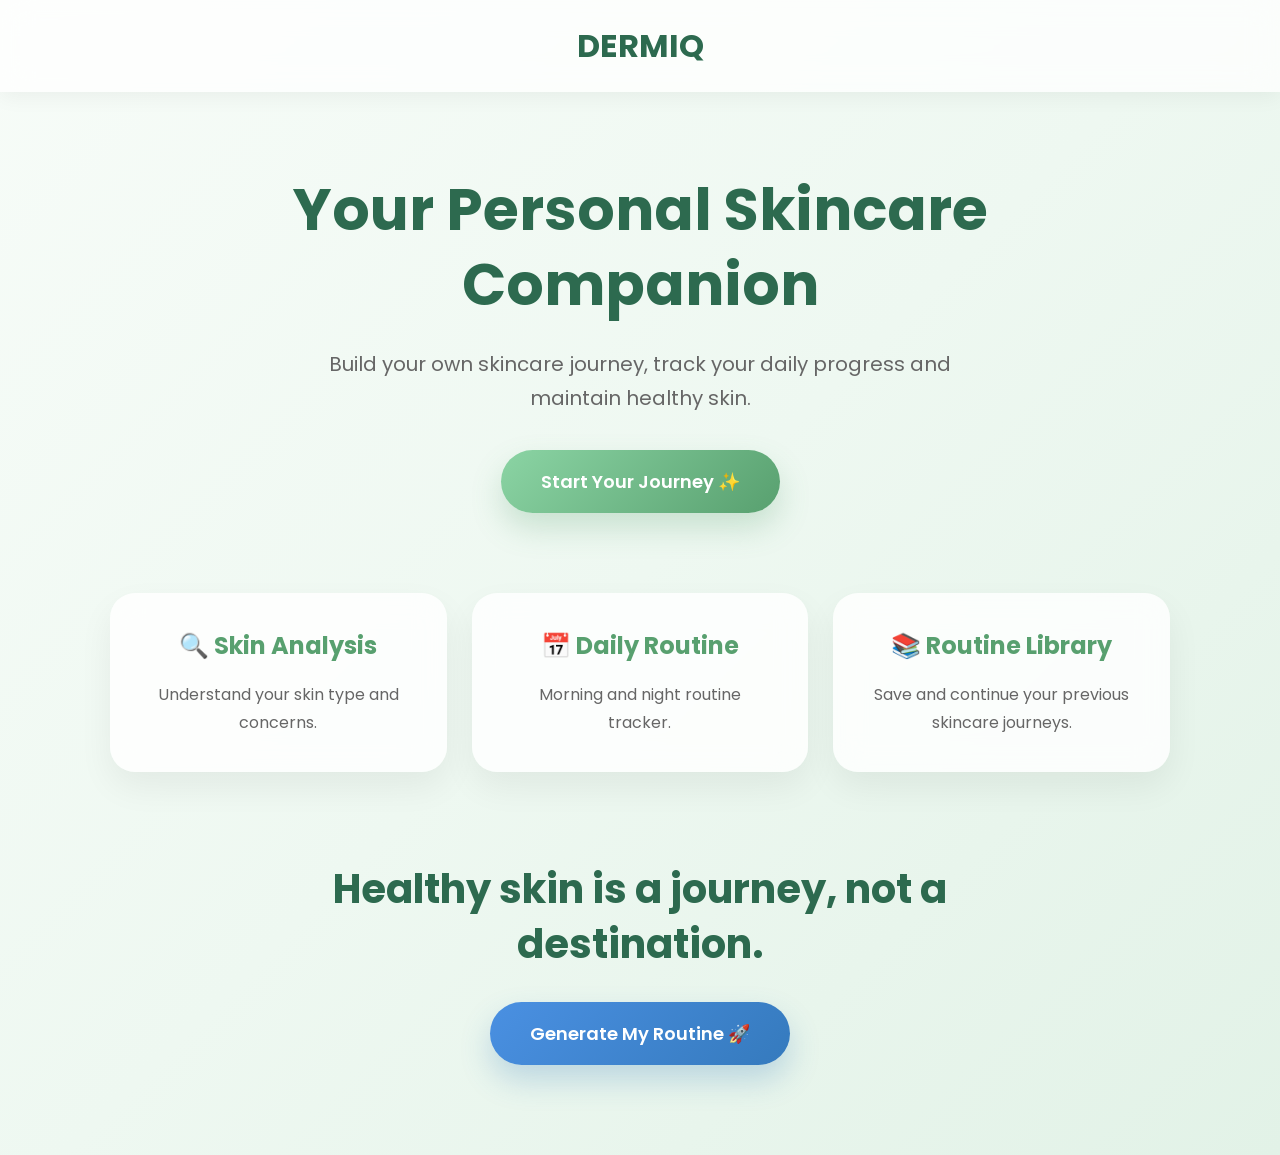
<file: index.html>
<!DOCTYPE html>
<html lang="en">

<head>

    <meta charset="UTF-8">

    <meta name="viewport"
    content="width=device-width,
    initial-scale=1.0">

    <title>
        Dermiq
    </title>

    <link rel="stylesheet"
    href="style.css">

    <link href="https://fonts.googleapis.com/css2?family=Poppins:wght@300;400;500;600;700;800&display=swap"
    rel="stylesheet">

</head>

<body>

    <!-- Navbar -->

    <nav>

        <h2>
            DERMIQ
        </h2>

    </nav>

    <!-- Hero -->

    <section class="hero">

        <h1>

            Your Personal

            Skincare

            Companion

        </h1>

        <p>

            Build your own skincare
            journey, track your
            daily progress and
            maintain healthy skin.

        </p>

        <button
        onclick="startJourney()">

            Start Your Journey ✨

        </button>

    </section>

    <!-- Features -->

    <section class="features">

        <div class="card">

            <h2>
                🔍 Skin Analysis
            </h2>

            <p>

                Understand your
                skin type and
                concerns.

            </p>

        </div>

        <div class="card">

            <h2>
                📅 Daily Routine
            </h2>

            <p>

                Morning and night
                routine tracker.

            </p>

        </div>

        <div class="card">

            <h2>
                📚 Routine Library
            </h2>

            <p>

                Save and continue
                your previous
                skincare journeys.

            </p>

        </div>

    </section>

    <!-- CTA -->

    <section class="cta">

        <h2>

            Healthy skin is a
            journey, not a
            destination.

        </h2>

        <button
        onclick="startJourney()">

            Generate My Routine 🚀

        </button>

    </section>

    <script
    src="main.js">
    </script>

</body>

</html>
</file>
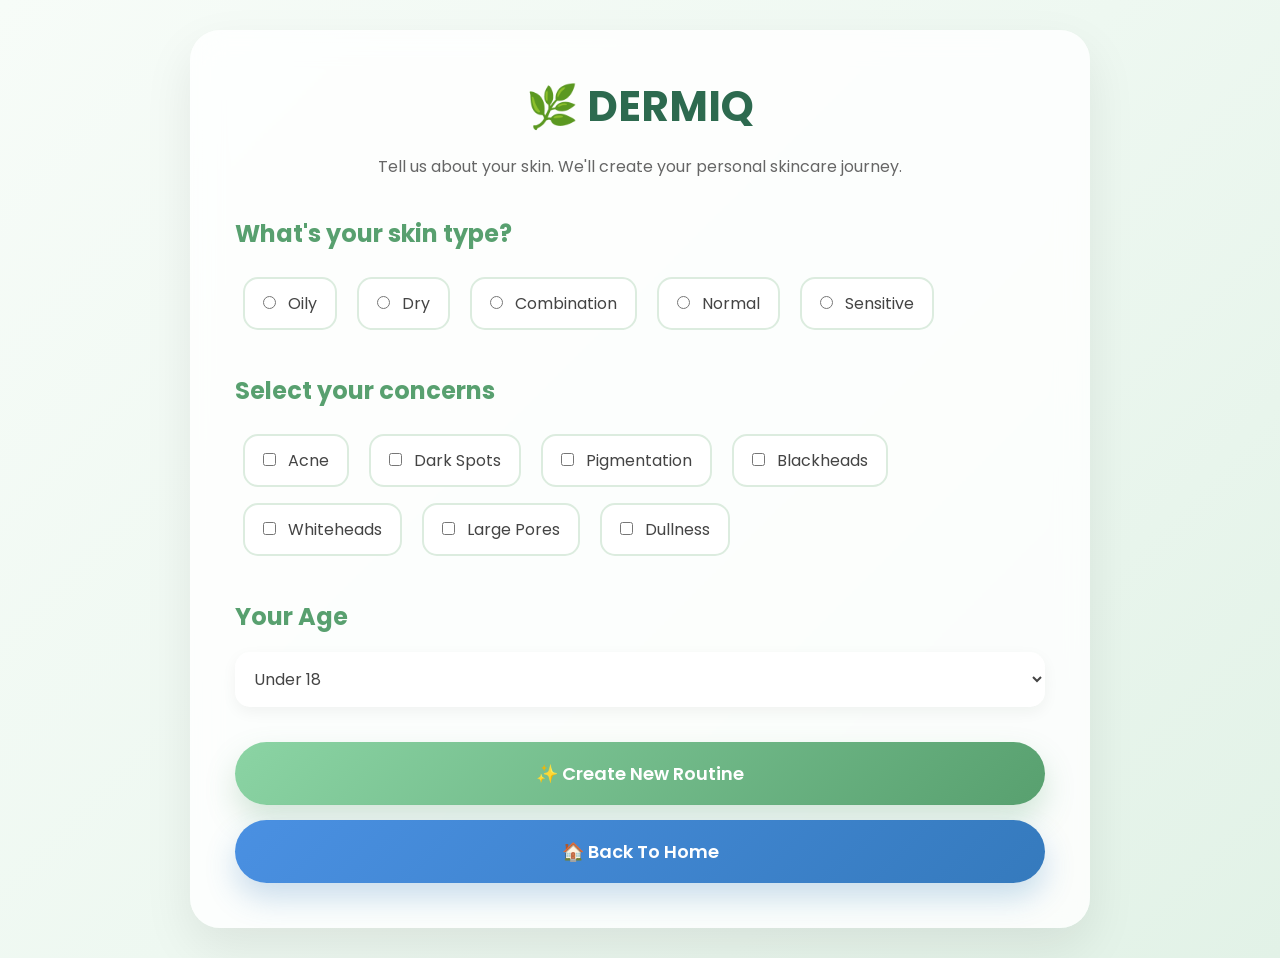
<file: analysis.html>
<!DOCTYPE html>
<html lang="en">

<head>

    <meta charset="UTF-8">

    <meta name="viewport"
    content="width=device-width,
    initial-scale=1.0">

    <title>
        Skin Analysis | DERMIQ
    </title>

    <link rel="stylesheet"
    href="analysis.css">

    <link href="https://fonts.googleapis.com/css2?family=Poppins:wght@300;400;500;600;700;800&display=swap"
    rel="stylesheet">

</head>

<body>

    <div class="container">

        <div class="card">

            <h1>
                 🌿 DERMIQ
            </h1>

            <p>
                Tell us about your skin.
                We'll create your personal
                skincare journey.
            </p>

            <!-- Skin Type -->

            <div class="section">

                <h2>
                    What's your skin type?
                </h2>

                <label>
                    <input
                    type="radio"
                    name="skin"
                    value="Oily">

                    Oily
                </label>

                <label>
                    <input
                    type="radio"
                    name="skin"
                    value="Dry">

                    Dry
                </label>

                <label>
                    <input
                    type="radio"
                    name="skin"
                    value="Combination">

                    Combination
                </label>

                <label>
                    <input
                    type="radio"
                    name="skin"
                    value="Normal">

                    Normal
                </label>

                <label>
                    <input
                    type="radio"
                    name="skin"
                    value="Sensitive">

                    Sensitive
                </label>

            </div>

            <!-- Concerns -->

            <div class="section">

                <h2>
                    Select your concerns
                </h2>

                <label>
                    <input
                    type="checkbox"
                    value="Acne">

                    Acne
                </label>

                <label>
                    <input
                    type="checkbox"
                    value="Dark Spots">

                    Dark Spots
                </label>

                <label>
                    <input
                    type="checkbox"
                    value="Pigmentation">

                    Pigmentation
                </label>

                <label>
                    <input
                    type="checkbox"
                    value="Blackheads">

                    Blackheads
                </label>

                <label>
                    <input
                    type="checkbox"
                    value="Whiteheads">

                    Whiteheads
                </label>

                <label>
                    <input
                    type="checkbox"
                    value="Large Pores">

                    Large Pores
                </label>

                <label>
                    <input
                    type="checkbox"
                    value="Dullness">

                    Dullness
                </label>

            </div>

            <!-- Age -->

            <div class="section">

                <h2>
                    Your Age
                </h2>

                <select id="age">

                    <option>
                        Under 18
                    </option>

                    <option>
                        18 - 25
                    </option>

                    <option>
                        26 - 35
                    </option>

                    <option>
                        35+
                    </option>

                </select>

            </div>

            <!-- Budget -->

            
            <!-- Buttons -->

            <div class="btn-group">

                <button
                onclick="createRoutine()">

                    ✨ Create New Routine

                </button>

                <button
                class="back-btn"
                onclick="window.location.href='index.html'">

                    🏠 Back To Home

                </button>

            </div>

        </div>

    </div>

    <script
    src="analysis.js">
    </script>

</body>

</html>
</file>
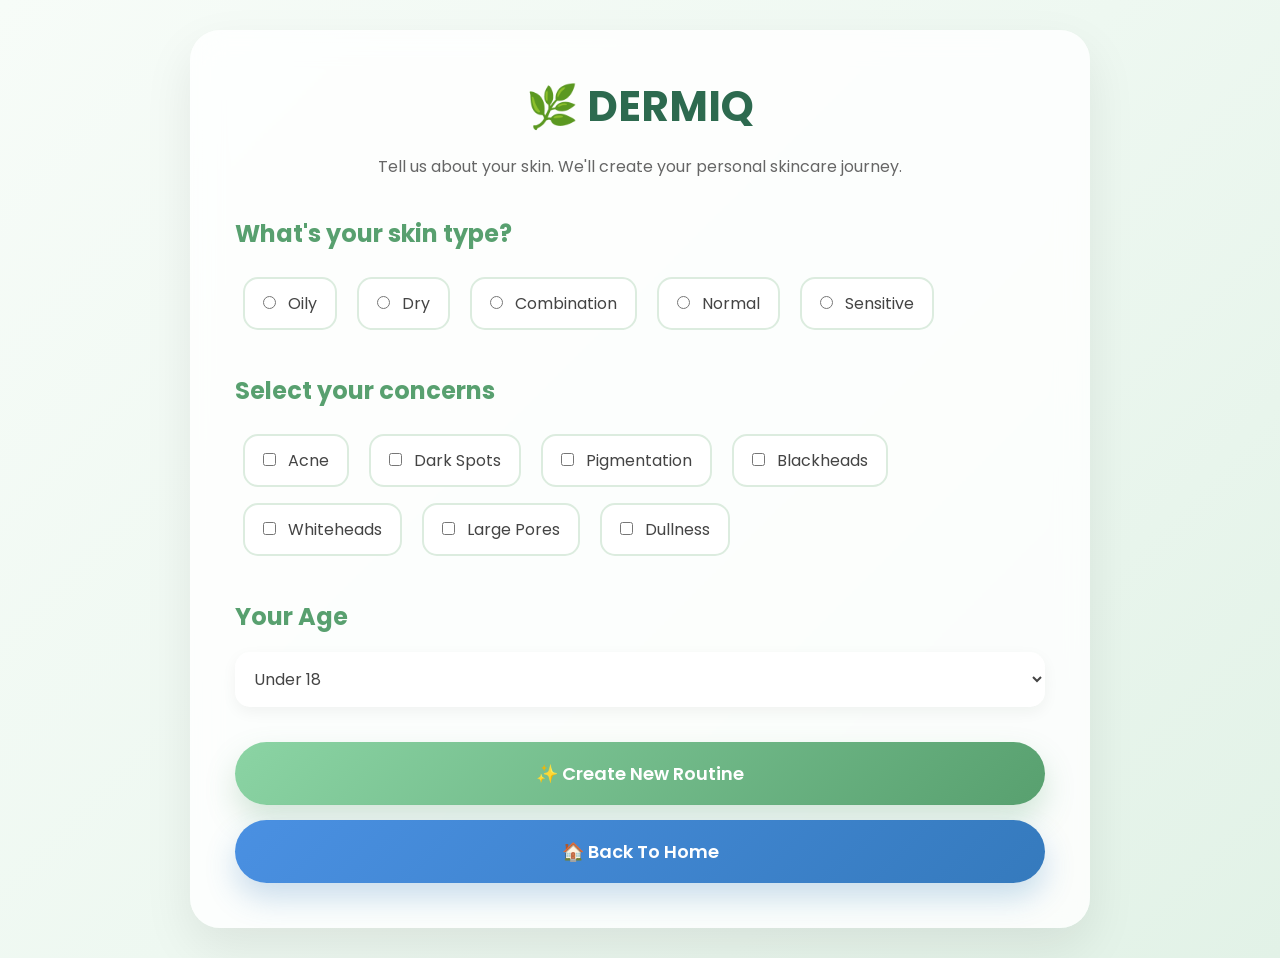
<file: dashboard.html>
<!DOCTYPE html>
<html lang="en">

<head>

    <meta charset="UTF-8">

    <meta name="viewport"
    content="width=device-width, initial-scale=1.0">

    <title>
        DERMIQ Dashboard
    </title>

    <link rel="stylesheet"
    href="dashboard.css">

    <link href="https://fonts.googleapis.com/css2?family=Poppins:wght@300;400;500;600;700;800&display=swap"
    rel="stylesheet">

</head>

<body>

    <div class="container">

        <!-- Welcome Card -->

        <div class="card welcome">

            <h1>
                DERMIQ
            </h1>

            <h2 id="todayDate">
                Loading...
            </h2>
            <h3 id="streak">
    🔥 1 Day Streak
</h3>
            <p id="journeyDay">
                Day 1
            </p>

        </div>

        <!-- Current Routine -->

        <div class="card">

            <h2>
                🌿 Current Routine
            </h2>

            <p id="skinType">

            </p>

            <p id="concerns">

            </p>

            

        </div>

        <!-- Morning Routine -->

        <div class="card">

            <h2>
                🌞 Morning Routine
            </h2>

            <div
            id="morningRoutine">

            </div>

        </div>

        <!-- Night Routine -->

        <div class="card">

            <h2>
                🌙 Night Routine
            </h2>

            <div
            id="nightRoutine">

            </div>

        </div>

        <!-- Water Tracker -->

        <div class="card">

            <h2>
                💧 Water Tracker
            </h2>

            <h3
            id="waterCount">

                0 / 8 Glasses

            </h3>

            <button
            onclick="addWater()">

                ➕ Add Water

            </button>

        </div>

        <!-- Progress -->

        <div class="card">

            <h2>
                📊 Today's Progress
            </h2>

            <div
            class="progress-box">

                <div
                class="progress-bar"
                id="progressBar">

                </div>

            </div>

            <p
            id="progressText">

                0% Completed

            </p>

        </div>

        <!-- Routine Library -->

        <div class="card">

            <h2>
                📚 My Routines
            </h2>

            <div
            id="routineLibrary">

            </div>

        </div>

        <!-- Navigation -->

        <div class="card">

            <div
            class="btn-group">

                <button
                onclick="window.location.href='analysis.html'">

                    ➕ Create New Routine

                </button>

                <button
                class="secondary-btn"
                onclick="window.location.href='index.html'">

                    🏠 Home

                </button>

            </div>

        </div>

    </div>

    <script
    src="dashboard.js">

    </script>

</body>

</html>
</file>
<file: style.css>
@import url('https://fonts.googleapis.com/css2?family=Poppins:wght@300;400;500;600;700;800&display=swap');

*{
    margin:0;
    padding:0;
    box-sizing:border-box;
    font-family:'Poppins',sans-serif;
}

body{

    min-height:100vh;

    background:linear-gradient(
        135deg,
        #f7fcf8,
        #eef8f1,
        #e2f2e7
    );

    color:#333;

}

/* =======================
   Navbar
======================= */

nav{

    width:100%;

    padding:22px 8%;

    display:flex;

    justify-content:center;

    align-items:center;

    background:rgba(255,255,255,.75);

    backdrop-filter:blur(15px);

    -webkit-backdrop-filter:blur(15px);

    position:sticky;

    top:0;

    z-index:100;

    box-shadow:0 5px 20px rgba(0,0,0,.05);

}

nav h2{

    color:#2d6a4f;

    font-size:32px;

    font-weight:700;

}

/* =======================
   Hero
======================= */

.hero{

    max-width:900px;

    margin:80px auto;

    text-align:center;

    padding:0 20px;

}

.hero h1{

    font-size:58px;

    line-height:75px;

    color:#2d6a4f;

    margin-bottom:25px;

}

.hero p{

    font-size:20px;

    color:#666;

    line-height:34px;

    max-width:700px;

    margin:auto;

    margin-bottom:35px;

}

.hero button{

    padding:18px 40px;

    border:none;

    border-radius:50px;

    background:linear-gradient(
        135deg,
        #8bd4a4,
        #58a06f
    );

    color:white;

    font-size:18px;

    font-weight:600;

    cursor:pointer;

    transition:.3s;

    box-shadow:
    0 15px 30px
    rgba(88,160,111,.25);

}

.hero button:hover{

    transform:
    translateY(-4px);

}

/* =======================
   Features
======================= */

.features{

    max-width:1100px;

    margin:60px auto;

    display:grid;

    grid-template-columns:
    repeat(
        auto-fit,
        minmax(
            250px,
            1fr
        )
    );

    gap:25px;

    padding:0 20px;

}

.card{

    background:rgba(255,255,255,.82);

    backdrop-filter:blur(15px);

    border-radius:25px;

    padding:35px;

    text-align:center;

    box-shadow:
    0 15px 35px
    rgba(0,0,0,.06);

    transition:.3s;

}

.card:hover{

    transform:
    translateY(-6px);

}

.card h2{

    color:#58a06f;

    margin-bottom:18px;

}

.card p{

    color:#666;

    line-height:28px;

}

/* =======================
   CTA
======================= */

.cta{

    max-width:850px;

    margin:90px auto;

    text-align:center;

    padding:0 20px;

}

.cta h2{

    color:#2d6a4f;

    font-size:40px;

    line-height:55px;

    margin-bottom:30px;

}

.cta button{

    padding:18px 40px;

    border:none;

    border-radius:50px;

    background:linear-gradient(
        135deg,
        #4a90e2,
        #357abd
    );

    color:white;

    font-size:18px;

    font-weight:600;

    cursor:pointer;

    transition:.3s;

    box-shadow:
    0 15px 30px
    rgba(53,122,189,.25);

}

.cta button:hover{

    transform:
    translateY(-4px);

}

/* =======================
   Responsive
======================= */

@media(max-width:768px){

    nav h2{

        font-size:26px;

    }

    .hero{

        margin:50px auto;

    }

    .hero h1{

        font-size:40px;

        line-height:55px;

    }

    .hero p{

        font-size:17px;

        line-height:30px;

    }

    .cta h2{

        font-size:30px;

        line-height:45px;

    }

}

@media(max-width:480px){

    .hero h1{

        font-size:32px;

        line-height:45px;

    }

    .hero p{

        font-size:15px;

    }

    .hero button,
    .cta button{

        width:100%;

    }

}
</file>
<file: analysis.css>
@import url('https://fonts.googleapis.com/css2?family=Poppins:wght@300;400;500;600;700;800&display=swap');

*{
    margin:0;
    padding:0;
    box-sizing:border-box;
    font-family:'Poppins',sans-serif;
}

body{

    min-height:100vh;

    display:flex;

    justify-content:center;

    align-items:center;

    padding:30px 15px;

    background:linear-gradient(
        135deg,
        #f7fcf8,
        #eef8f1,
        #e2f2e7
    );

}

/* ==========================
   Container
========================== */

.container{

    width:100%;

    display:flex;

    justify-content:center;

    align-items:center;

}

/* ==========================
   Card
========================== */

.card{

    width:100%;

    max-width:900px;

    background:rgba(255,255,255,.82);

    backdrop-filter:blur(15px);

    -webkit-backdrop-filter:blur(15px);

    border-radius:30px;

    padding:45px;

    box-shadow:
    0 20px 50px
    rgba(0,0,0,.08);

    animation:fadeIn .8s ease;

}

@keyframes fadeIn{

    from{

        opacity:0;

        transform:
        translateY(30px);

    }

    to{

        opacity:1;

        transform:
        translateY(0);

    }

}

/* ==========================
   Heading
========================== */

.card h1{

    text-align:center;

    color:#2d6a4f;

    font-size:42px;

    margin-bottom:15px;

}

.card p{

    text-align:center;

    color:#666;

    line-height:28px;

    margin-bottom:35px;

}

/* ==========================
   Sections
========================== */

.section{

    margin-bottom:35px;

}

.section h2{

    color:#58a06f;

    margin-bottom:18px;

    font-size:24px;

}

/* ==========================
   Options
========================== */

.section label{

    display:inline-block;

    margin:8px;

    padding:12px 18px;

    background:white;

    border:2px solid
    #dcecdf;

    border-radius:15px;

    cursor:pointer;

    transition:.3s;

    color:#444;

}

.section label:hover{

    transform:
    translateY(-3px);

    border-color:
    #8bd4a4;

    box-shadow:
    0 10px 20px
    rgba(0,0,0,.05);

}

.section input{

    margin-right:8px;

    accent-color:
    #58a06f;

}

/* ==========================
   Select
========================== */

select{

    width:100%;

    padding:15px;

    border:none;

    outline:none;

    border-radius:15px;

    background:white;

    font-size:16px;

    color:#444;

    box-shadow:
    0 5px 15px
    rgba(0,0,0,.05);

}

/* ==========================
   Buttons
========================== */

.btn-group{

    display:flex;

    flex-direction:column;

    gap:15px;

    margin-top:20px;

}

.btn-group button{

    width:100%;

    padding:18px;

    border:none;

    border-radius:50px;

    cursor:pointer;

    color:white;

    font-size:18px;

    font-weight:600;

    transition:.3s;

}

/* Create */

.btn-group button:first-child{

    background:linear-gradient(
        135deg,
        #8bd4a4,
        #58a06f
    );

    box-shadow:
    0 15px 30px
    rgba(88,160,111,.25);

}

/* Back */

.back-btn{

    background:linear-gradient(
        135deg,
        #4a90e2,
        #357abd
    );

    box-shadow:
    0 15px 30px
    rgba(53,122,189,.25);

}

.btn-group button:hover{

    transform:
    translateY(-4px);

}

/* ==========================
   Mobile
========================== */

@media(max-width:768px){

    .card{

        padding:30px;

    }

    .card h1{

        font-size:34px;

    }

    .section h2{

        font-size:20px;

    }

    .section label{

        display:block;

        width:100%;

        margin:8px 0;

    }

}

@media(max-width:480px){

    body{

        padding:15px 8px;

    }

    .card{

        padding:22px;

        border-radius:22px;

    }

    .card h1{

        font-size:28px;

    }

    .card p{

        font-size:15px;

    }

    .btn-group button{

        font-size:16px;

    }

}
</file>
<file: dashboard.css>
@import url('https://fonts.googleapis.com/css2?family=Poppins:wght@300;400;500;600;700;800&display=swap');

*{
    margin:0;
    padding:0;
    box-sizing:border-box;
    font-family:'Poppins',sans-serif;
}

body{

    min-height:100vh;

    background:linear-gradient(
        135deg,
        #f7fcf8,
        #eef8f1,
        #e2f2e7
    );

    padding:25px 15px;

}

/* =======================
   Container
======================= */

.container{

    max-width:900px;

    margin:auto;

}

/* =======================
   Card
======================= */

.card{

    background:rgba(255,255,255,.82);

    backdrop-filter:blur(15px);

    -webkit-backdrop-filter:blur(15px);

    border-radius:28px;

    padding:25px;

    margin-bottom:22px;

    box-shadow:
    0 15px 35px
    rgba(0,0,0,.08);

    transition:.3s;

}

.card:hover{

    transform:
    translateY(-4px);

}

/* =======================
   Welcome
======================= */

.welcome{

    text-align:center;

}

.welcome h1{

    color:#2d6a4f;

    font-size:40px;

    margin-bottom:12px;

}

.welcome h2{

    color:#555;

    font-size:22px;

    margin-bottom:8px;

}

.welcome p{

    color:#888;

    font-size:16px;

}

/* =======================
   Headings
======================= */

.card h2{

    color:#58a06f;

    margin-bottom:18px;

    font-size:24px;

}

/* =======================
   Profile
======================= */

#skinType,
#concerns,
#budget{

    color:#444;

    margin:10px 0;

    font-size:17px;

}

/* =======================
   Routine Tasks
======================= */

#morningRoutine label,
#nightRoutine label{

    display:block;

    background:#f8fbf9;

    padding:15px;

    border-radius:15px;

    margin-bottom:12px;

    cursor:pointer;

    transition:.3s;

    color:#444;

}

#morningRoutine label:hover,
#nightRoutine label:hover{

    background:#eef8f1;

}

input[type="checkbox"]{

    margin-right:10px;

    transform:scale(1.2);

    accent-color:#58a06f;

}

/* =======================
   Water
======================= */

#waterCount{

    text-align:center;

    color:#444;

    margin-bottom:15px;

}

/* =======================
   Buttons
======================= */

button{

    width:100%;

    padding:16px;

    border:none;

    border-radius:50px;

    cursor:pointer;

    color:white;

    font-size:17px;

    font-weight:600;

    transition:.3s;

    background:linear-gradient(
        135deg,
        #8bd4a4,
        #58a06f
    );

    box-shadow:
    0 12px 25px
    rgba(88,160,111,.25);

}

button:hover{

    transform:
    translateY(-3px);

}

.secondary-btn{

    background:linear-gradient(
        135deg,
        #4a90e2,
        #357abd
    );

    box-shadow:
    0 12px 25px
    rgba(53,122,189,.25);

}

/* =======================
   Progress
======================= */

.progress-box{

    width:100%;

    height:18px;

    background:#dcecdf;

    border-radius:20px;

    overflow:hidden;

    margin-bottom:12px;

}

.progress-bar{

    width:0%;

    height:100%;

    background:linear-gradient(
        90deg,
        #8bd4a4,
        #58a06f
    );

    transition:.5s;

}

#progressText{

    text-align:center;

    color:#555;

    font-weight:600;

}

/* =======================
   Routine Library
======================= */

.routine-item{

    background:#f8fbf9;

    border-radius:18px;

    padding:18px;

    margin-bottom:15px;

    transition:.3s;

}

.routine-item:hover{

    transform:
    translateY(-2px);

}

.routine-item h3{

    color:#2d6a4f;

    margin-bottom:8px;

}

.routine-item p{

    color:#666;

    margin:6px 0;

}

.routine-item button{

    margin-top:12px;

}

.current-btn{

    background:linear-gradient(
        135deg,
        #9b59b6,
        #7d3c98
    );

    box-shadow:
    0 12px 25px
    rgba(125,60,152,.25);

}

/* =======================
   Button Group
======================= */

.btn-group{

    display:flex;

    flex-direction:column;

    gap:15px;

}

/* =======================
   Mobile
======================= */

@media(max-width:768px){

    .welcome h1{

        font-size:32px;

    }

    .welcome h2{

        font-size:18px;

    }

    .card{

        padding:20px;

    }

}

@media(max-width:480px){

    body{

        padding:15px 8px;

    }

    .welcome h1{

        font-size:28px;

    }

    .welcome h2{

        font-size:16px;

    }

    button{

        font-size:15px;

    }

}
#streak{

    color:#ff7b00;

    margin-bottom:10px;

    font-size:22px;

    font-weight:700;

}
</file>
